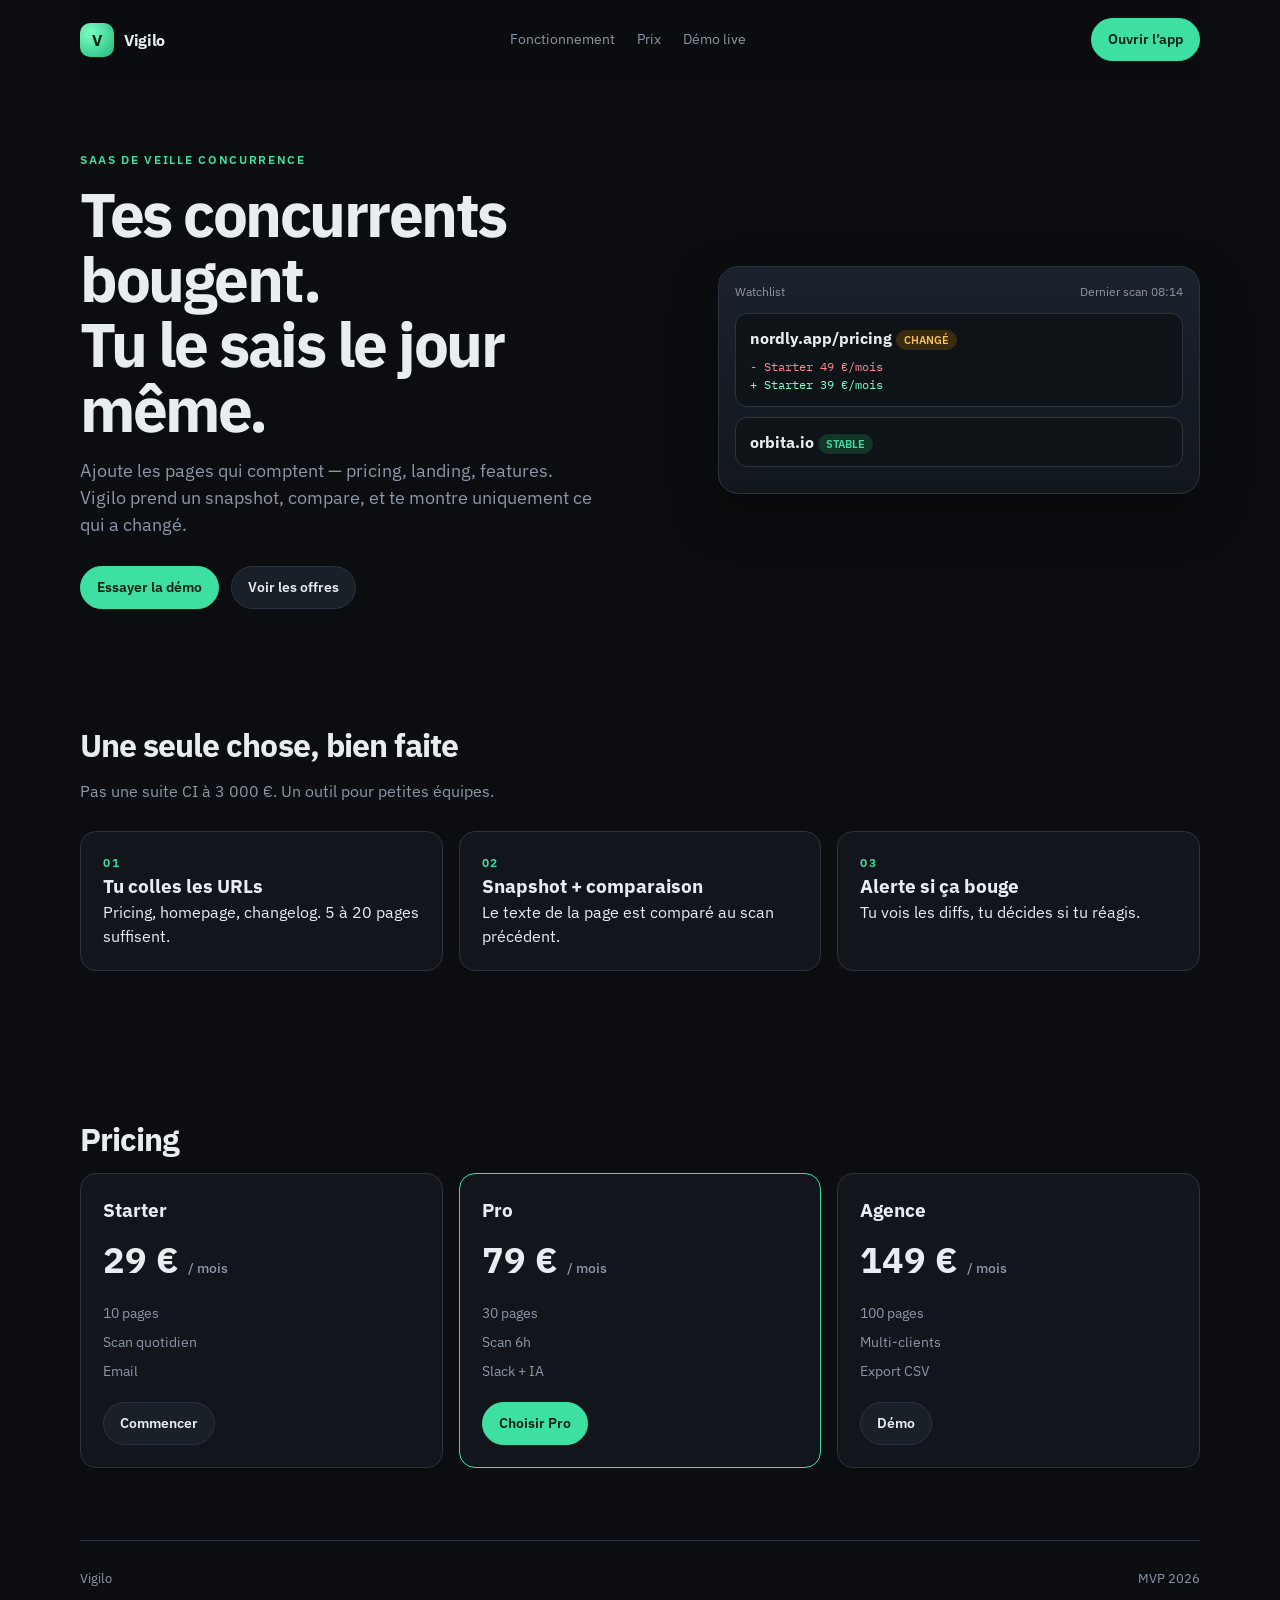
<file: index.html>
<!DOCTYPE html>
<html lang="fr">
<head>
  <meta charset="UTF-8" />
  <meta name="viewport" content="width=device-width, initial-scale=1" />
  <title>Vigilo — Veille concurrence ultra-simple</title>
  <link href="https://fonts.googleapis.com/css2?family=IBM+Plex+Mono:wght@400;600&family=IBM+Plex+Sans:wght@400;500;600;700&display=swap" rel="stylesheet" />
  <link rel="stylesheet" href="styles.css" />
</head>
<body>
  <div class="wrap">
    <header class="nav">
      <a class="brand" href="index.html"><span class="logo">V</span> Vigilo</a>
      <div class="nav-links">
        <a href="#fonctionnement">Fonctionnement</a>
        <a href="#prix">Prix</a>
        <a href="app.html">Démo live</a>
      </div>
      <a class="btn btn-primary" href="app.html">Ouvrir l’app</a>
    </header>
    <section class="hero">
      <div>
        <div class="kicker">SaaS de veille concurrence</div>
        <h1>Tes concurrents bougent.<br>Tu le sais le jour même.</h1>
        <p class="lead">Ajoute les pages qui comptent — pricing, landing, features. Vigilo prend un snapshot, compare, et te montre uniquement ce qui a changé.</p>
        <div class="hero-actions">
          <a class="btn btn-primary" href="app.html">Essayer la démo</a>
          <a class="btn" href="#prix">Voir les offres</a>
        </div>
      </div>
      <div class="preview">
        <div class="preview-top"><span>Watchlist</span><span>Dernier scan 08:14</span></div>
        <div class="mini"><strong>nordly.app/pricing</strong> <span class="tag tag-chg">CHANGÉ</span>
          <div class="diff"><span class="del">- Starter 49 €/mois</span><br><span class="add">+ Starter 39 €/mois</span></div>
        </div>
        <div class="mini"><strong>orbita.io</strong> <span class="tag tag-ok">STABLE</span></div>
      </div>
    </section>
    <section class="section" id="fonctionnement">
      <h2>Une seule chose, bien faite</h2>
      <p class="sub">Pas une suite CI à 3 000 €. Un outil pour petites équipes.</p>
      <div class="grid-3">
        <article class="feat"><div class="kicker">01</div><h3>Tu colles les URLs</h3><p>Pricing, homepage, changelog. 5 à 20 pages suffisent.</p></article>
        <article class="feat"><div class="kicker">02</div><h3>Snapshot + comparaison</h3><p>Le texte de la page est comparé au scan précédent.</p></article>
        <article class="feat"><div class="kicker">03</div><h3>Alerte si ça bouge</h3><p>Tu vois les diffs, tu décides si tu réagis.</p></article>
      </div>
    </section>
    <section class="section" id="prix">
      <h2>Pricing</h2>
      <div class="pricing">
        <div class="plan"><h3>Starter</h3><div class="price">29 € <span>/ mois</span></div><ul><li>10 pages</li><li>Scan quotidien</li><li>Email</li></ul><a class="btn" href="app.html">Commencer</a></div>
        <div class="plan featured"><h3>Pro</h3><div class="price">79 € <span>/ mois</span></div><ul><li>30 pages</li><li>Scan 6h</li><li>Slack + IA</li></ul><a class="btn btn-primary" href="app.html">Choisir Pro</a></div>
        <div class="plan"><h3>Agence</h3><div class="price">149 € <span>/ mois</span></div><ul><li>100 pages</li><li>Multi-clients</li><li>Export CSV</li></ul><a class="btn" href="app.html">Démo</a></div>
      </div>
    </section>
    <footer><span>Vigilo</span><span>MVP 2026</span></footer>
  </div>
</body>
</html>
</file>
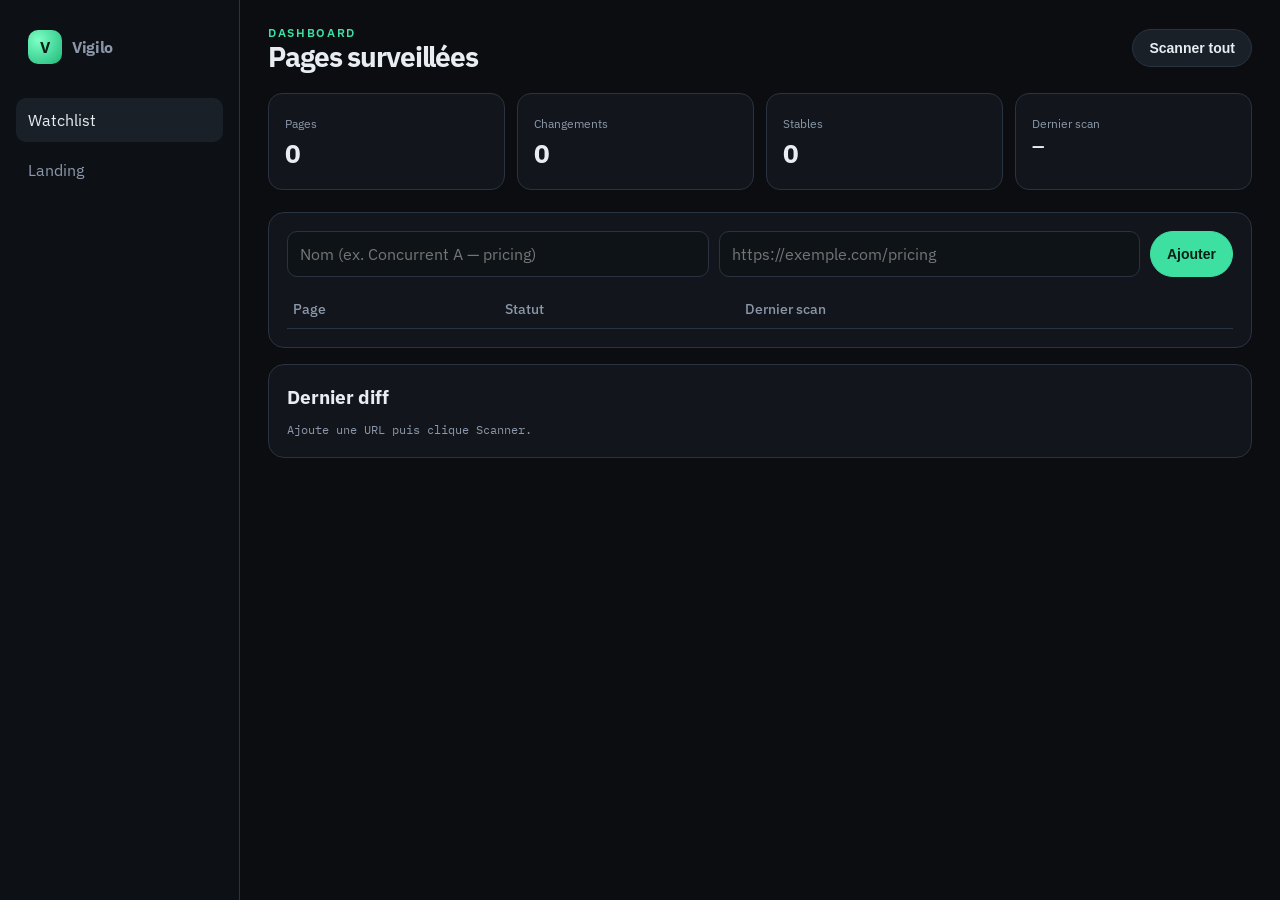
<file: app.html>
<!DOCTYPE html>
<html lang="fr">
<head>
  <meta charset="UTF-8" />
  <meta name="viewport" content="width=device-width, initial-scale=1" />
  <title>Vigilo — Dashboard</title>
  <link href="https://fonts.googleapis.com/css2?family=IBM+Plex+Mono:wght@400;600&family=IBM+Plex+Sans:wght@400;500;600;700&display=swap" rel="stylesheet" />
  <link rel="stylesheet" href="styles.css" />
</head>
<body>
  <div class="app-shell">
    <aside class="side">
      <a class="brand" href="index.html"><span class="logo">V</span> Vigilo</a>
      <nav>
        <a class="active" href="app.html">Watchlist</a>
        <a href="index.html">Landing</a>
      </nav>
    </aside>
    <main class="main">
      <div class="topbar">
        <div><div class="kicker">Dashboard</div><h1 style="font-size:28px;margin:0">Pages surveillées</h1></div>
        <button class="btn" id="scanAll">Scanner tout</button>
      </div>
      <div class="stats">
        <div class="stat"><span style="color:#8b97a8;font-size:12px">Pages</span><b id="statPages">0</b></div>
        <div class="stat"><span style="color:#8b97a8;font-size:12px">Changements</span><b id="statChanges">0</b></div>
        <div class="stat"><span style="color:#8b97a8;font-size:12px">Stables</span><b id="statStable">0</b></div>
        <div class="stat"><span style="color:#8b97a8;font-size:12px">Dernier scan</span><b id="statLast" style="font-size:16px">—</b></div>
      </div>
      <div class="panel">
        <form class="form-row" id="addForm">
          <input id="label" placeholder="Nom (ex. Concurrent A — pricing)" required />
          <input id="url" type="url" placeholder="https://exemple.com/pricing" required />
          <button class="btn btn-primary" type="submit">Ajouter</button>
        </form>
        <table>
          <thead><tr><th>Page</th><th>Statut</th><th>Dernier scan</th><th></th></tr></thead>
          <tbody id="rows"></tbody>
        </table>
      </div>
      <div class="panel" style="margin-top:16px">
        <h3>Dernier diff</h3>
        <pre id="diffOut" class="diff" style="white-space:pre-wrap;margin-top:10px;color:#8b97a8">Ajoute une URL puis clique Scanner.</pre>
      </div>
    </main>
  </div>
  <div class="toast" id="toast"></div>
  <script src="app.js"></script>
</body>
</html>
</file>
<file: styles.css>
:root {
  --bg: #0b0d10;
  --bg-2: #12161c;
  --bg-3: #1a2028;
  --line: #2a3340;
  --text: #e8edf2;
  --muted: #8b97a8;
  --accent: #3ee0a2;
  --accent-2: #1fb87a;
  --warn: #f5c15a;
  --danger: #ff6b7a;
  --blue: #6aa8ff;
  --radius: 16px;
  --shadow: 0 20px 50px rgba(0,0,0,.35);
}

* { box-sizing: border-box; margin: 0; padding: 0; }
html, body { background: var(--bg); color: var(--text); font-family: "IBM Plex Sans", system-ui, sans-serif; line-height: 1.5; }
a { color: inherit; text-decoration: none; }
.wrap { width: min(1120px, calc(100% - 40px)); margin: 0 auto; }
.nav { display: flex; align-items: center; justify-content: space-between; padding: 18px 0; position: sticky; top: 0; z-index: 20; background: rgba(11,13,16,.8); backdrop-filter: blur(14px); }
.brand { display: flex; gap: 10px; align-items: center; font-weight: 700; letter-spacing: -.02em; }
.logo { width: 34px; height: 34px; border-radius: 10px; background: radial-gradient(circle at 30% 30%, #7dffc6, var(--accent-2)); display: grid; place-items: center; color: #062016; font-weight: 800; }
.nav-links { display: flex; gap: 22px; color: var(--muted); font-size: 14px; }
.btn { display: inline-flex; align-items: center; justify-content: center; gap: 8px; border: 1px solid var(--line); background: var(--bg-3); color: var(--text); border-radius: 999px; padding: 10px 16px; font-weight: 600; cursor: pointer; font-size: 14px; }
.btn-primary { background: var(--accent); color: #062016; border-color: var(--accent); }
.hero { padding: 72px 0 40px; display: grid; grid-template-columns: 1.1fr .9fr; gap: 48px; align-items: center; }
.kicker { color: var(--accent); font-size: 12px; letter-spacing: .14em; text-transform: uppercase; font-weight: 600; }
h1 { font-size: clamp(36px, 5vw, 62px); line-height: 1.05; letter-spacing: -.04em; margin: 12px 0 16px; }
.lead { color: var(--muted); font-size: 18px; max-width: 520px; }
.hero-actions { display: flex; gap: 12px; margin-top: 28px; flex-wrap: wrap; }
.meta { display: flex; gap: 18px; margin-top: 22px; color: var(--muted); font-size: 13px; }
.preview { background: linear-gradient(180deg, #1b222c, #12171e); border: 1px solid var(--line); border-radius: 20px; padding: 16px; box-shadow: var(--shadow); }
.preview-top { display: flex; justify-content: space-between; margin-bottom: 12px; color: var(--muted); font-size: 12px; }
.mini { background: #0e1318; border: 1px solid var(--line); border-radius: 12px; padding: 12px 14px; margin-bottom: 10px; }
.tag { font-size: 11px; padding: 3px 8px; border-radius: 999px; font-weight: 600; }
.tag-ok { background: #123528; color: var(--accent); }
.tag-chg { background: #3a2a10; color: var(--warn); }
.diff { font-family: "IBM Plex Mono", monospace; font-size: 12px; margin-top: 8px; }
.add { color: #7dffc6; } .del { color: #ff8b96; }
.section { padding: 72px 0; }
.section h2 { font-size: 32px; letter-spacing: -.03em; margin-bottom: 10px; }
.sub { color: var(--muted); margin-bottom: 28px; }
.grid-3, .pricing { display: grid; grid-template-columns: repeat(3, 1fr); gap: 16px; }
.feat, .plan { background: var(--bg-2); border: 1px solid var(--line); border-radius: 16px; padding: 22px; }
.plan.featured { border-color: var(--accent); }
.price { font-size: 36px; font-weight: 700; margin: 8px 0 16px; }
.price span { font-size: 14px; color: var(--muted); font-weight: 500; }
.plan ul { list-style: none; color: var(--muted); font-size: 14px; display: grid; gap: 8px; margin-bottom: 20px; }
footer { border-top: 1px solid var(--line); padding: 28px 0 50px; color: var(--muted); font-size: 13px; display: flex; justify-content: space-between; }
.app-shell { display: grid; grid-template-columns: 240px 1fr; min-height: 100vh; }
.side { border-right: 1px solid var(--line); padding: 20px 16px; background: #0d1116; }
.side nav { display: grid; gap: 6px; margin-top: 24px; }
.side a { color: var(--muted); padding: 10px 12px; border-radius: 10px; }
.side a.active, .side a:hover { background: var(--bg-3); color: var(--text); }
.main { padding: 24px 28px 60px; }
.topbar { display: flex; justify-content: space-between; align-items: center; margin-bottom: 22px; }
.stats { display: grid; grid-template-columns: repeat(4, 1fr); gap: 12px; margin-bottom: 22px; }
.stat { background: var(--bg-2); border: 1px solid var(--line); border-radius: 14px; padding: 16px; }
.stat b { font-size: 26px; display: block; }
.panel { background: var(--bg-2); border: 1px solid var(--line); border-radius: 16px; padding: 18px; }
.form-row { display: flex; gap: 10px; flex-wrap: wrap; }
input { background: #0e1318; border: 1px solid var(--line); color: var(--text); border-radius: 10px; padding: 10px 12px; font: inherit; min-width: 240px; flex: 1; }
table { width: 100%; border-collapse: collapse; font-size: 14px; margin-top: 14px; }
th { text-align: left; color: var(--muted); font-weight: 500; padding: 8px 6px; border-bottom: 1px solid var(--line); }
td { padding: 12px 6px; border-bottom: 1px solid var(--line); vertical-align: top; }
.toast { position: fixed; bottom: 20px; right: 20px; background: #152018; border: 1px solid var(--accent-2); color: var(--accent); padding: 12px 16px; border-radius: 12px; display: none; }
@media (max-width: 900px) { .hero, .grid-3, .pricing, .stats, .app-shell { grid-template-columns: 1fr; } .nav-links, .side { display: none; } }
</file>
